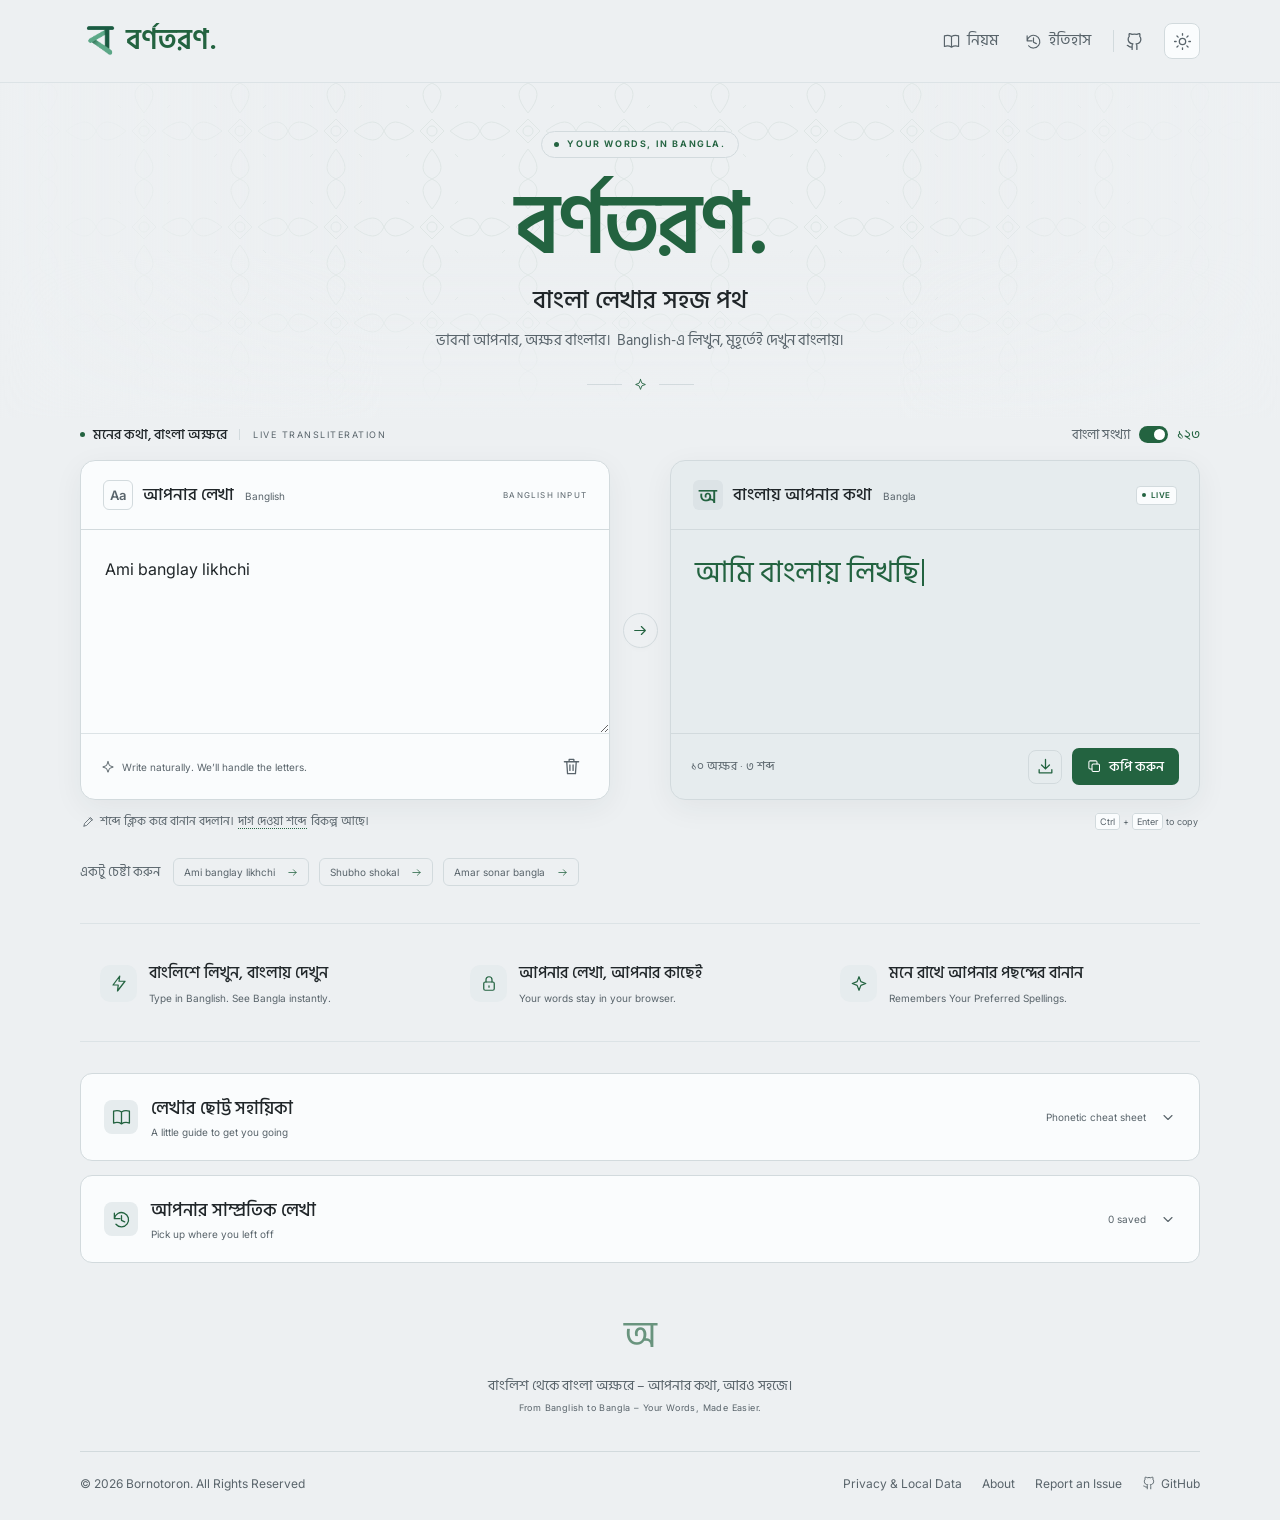
<file: index.html>
<!DOCTYPE html>
<html lang="bn">
<head>
  <meta charset="UTF-8">
  <meta name="viewport" content="width=device-width, initial-scale=1">
  <meta name="theme-color" content="#EDF0F2">
  <meta name="description" content="Bornotoron – বাংলা লেখার সহজ পথ। Type in Banglish and get Bangla instantly. A private, free, browser-based phonetic keyboard.">
  <title>বর্ণতরণ – Bornotoron</title>
  <link id="site-favicon" rel="icon" type="image/svg+xml" href="Assets/Favicon/Bornotoron-Favicon-SVG.svg" data-source="Assets/Favicon/Bornotoron-Favicon-SVG.svg">
  <link rel="icon" type="image/svg+xml" href="Assets/Favicon/Bornotoron-Favicon-SVG.svg">
  <link rel="icon" type="image/png" sizes="96x96" href="Assets/Favicon/Favicon-96x96.png">
  <link rel="icon" type="image/png" sizes="192x192" href="Assets/Favicon/Web_App_Manifest-192x192.png">
  <link rel="icon" type="image/png" sizes="512x512" href="Assets/Favicon/Web_App_Manifest-512x512.png">
  <link rel="icon" type="image/x-icon" href="Assets/Favicon/Favicon.ico">
  <link rel="apple-touch-icon" sizes="180x180" href="Assets/Favicon/Apple_Touch_Icon.png">
  <link rel="manifest" href="Assets/Favicon/site.webmanifest">
  <meta name="mobile-web-app-capable" content="yes">
  <meta name="apple-mobile-web-app-capable" content="yes">
  <meta name="theme-color" content="#EDF0F2" media="(prefers-color-scheme: light)">
  <meta name="theme-color" content="#0D1117" media="(prefers-color-scheme: dark)">
  <script>
    try { const t = localStorage.getItem('bornotoron.theme'); document.documentElement.dataset.theme = t === 'dark' || t === 'light' ? t : (matchMedia('(prefers-color-scheme: dark)').matches ? 'dark' : 'light'); } catch (_) { document.documentElement.dataset.theme = matchMedia('(prefers-color-scheme: dark)').matches ? 'dark' : 'light'; }
  </script>
  <link rel="preconnect" href="https://fonts.googleapis.com">
  <link rel="preconnect" href="https://fonts.gstatic.com" crossorigin>
  <link href="https://fonts.googleapis.com/css2?family=Hind+Siliguri:wght@400;500;600;700&family=Inter:wght@400;450;500;550;600;650;700&display=swap" rel="stylesheet">
  <link rel="stylesheet" href="style.css">
  <script defer src="js/rules.js"></script>
  <script defer src="js/dictionary.js"></script>
  <script defer src="js/transliterate.js"></script>
  <script defer src="js/main.js"></script>
</head>
<body>
  <a class="skip-link" href="#banglish-input">Skip to writing</a>
  <svg class="svg-library" xmlns="http://www.w3.org/2000/svg" aria-hidden="true">
    <symbol id="i-arrow" viewBox="0 0 24 24"><path d="M4 12h16m-6-6 6 6-6 6"/></symbol>
    <symbol id="i-copy" viewBox="0 0 24 24"><rect x="8" y="8" width="12" height="12" rx="2"/><path d="M16 8V5a2 2 0 0 0-2-2H5a2 2 0 0 0-2 2v9a2 2 0 0 0 2 2h3"/></symbol>
    <symbol id="i-check" viewBox="0 0 24 24"><path d="m5 12 4 4L19 6"/></symbol>
    <symbol id="i-download" viewBox="0 0 24 24"><path d="M12 3v12m-5-5 5 5 5-5M4 16v4h16v-4"/></symbol>
    <symbol id="i-trash" viewBox="0 0 24 24"><path d="M3 6h18M9 6V3h6v3M6 6l1 15h10l1-15M10 10v7m4-7v7"/></symbol>
    <symbol id="i-book" viewBox="0 0 24 24"><path d="M12 5c-3-2-7-2-10-1v15c3-1 7-1 10 1 3-2 7-2 10-1V4c-3-1-7-1-10 1v15"/></symbol>
    <symbol id="i-history" viewBox="0 0 24 24"><path d="M3 11a9 9 0 1 1 2 7M3 4v7h7m2-4v6l4 2"/></symbol>
    <symbol id="i-sun" viewBox="0 0 24 24"><circle cx="12" cy="12" r="4"/><path d="M12 2v2m0 16v2M2 12h2m16 0h2M5 5l1.5 1.5m11 11L19 19M5 19l1.5-1.5m11-11L19 5"/></symbol>
    <symbol id="i-moon" viewBox="0 0 24 24"><path d="M20.5 14A9 9 0 0 1 10 3.5 9 9 0 1 0 20.5 14Z"/></symbol>
    <symbol id="i-github" viewBox="0 0 24 24"><path d="M9 19c-4 1-4-2-6-2m12 5v-4a3.5 3.5 0 0 0-1-3c3-.3 6-1.4 6-6a5 5 0 0 0-1.4-3.5A4.6 4.6 0 0 0 18.5 2S17.3 1.7 15 3a12 12 0 0 0-6 0C6.7 1.7 5.5 2 5.5 2a4.6 4.6 0 0 0-.1 3.5A5 5 0 0 0 4 9c0 4.6 3 5.7 6 6a3.5 3.5 0 0 0-1 3v4"/></symbol>
    <symbol id="i-chevron" viewBox="0 0 24 24"><path d="m6 9 6 6 6-6"/></symbol>
    <symbol id="i-lock" viewBox="0 0 24 24"><rect x="5" y="10" width="14" height="11" rx="2"/><path d="M8 10V7a4 4 0 0 1 8 0v3m-4 5v2"/></symbol>
    <symbol id="i-bolt" viewBox="0 0 24 24"><path d="m13 2-9 12h7l-1 8 10-13h-8l1-7Z"/></symbol>
    <symbol id="i-spark" viewBox="0 0 24 24"><path d="m12 3 2.5 6.5L21 12l-6.5 2.5L12 21l-2.5-6.5L3 12l6.5-2.5L12 3Z"/></symbol>
    <symbol id="i-close" viewBox="0 0 24 24"><path d="m6 6 12 12M6 18 18 6"/></symbol>
    <symbol id="i-edit" viewBox="0 0 24 24"><path d="m15 4 5 5M4 20l5-1L21 7l-4-4L5 15l-1 5Z"/></symbol>
  </svg>

  <header id="site-header" class="site-header">
    <nav class="nav-container" aria-label="প্রধান নেভিগেশন">
      <a class="brand" href="./" aria-label="বর্ণতরণ — হোম">
        <span class="brand-mark" aria-hidden="true"><img src="Assets/Logo/Bornotoron_Logo.png" alt="" width="1024" height="1024" decoding="async"></span>
        <span>বর্ণতরণ<span class="brand-period">.</span></span>
      </a>
      <button class="menu-toggle" id="menu-toggle" aria-label="মেনু খুলুন" aria-expanded="false" aria-controls="navigation"><span class="hamburger-lines" aria-hidden="true"><span></span><span></span><span></span></span></button>
      <div class="nav-panel" id="navigation"><div class="nav-panel-inner"><div class="nav-actions">
        <button class="nav-link" id="rules-link" aria-expanded="false" aria-controls="cheat-content"><svg class="icon"><use href="#i-book"/></svg><span>নিয়ম</span></button>
        <button class="nav-link" id="history-toggle" aria-expanded="false" aria-controls="history-content"><svg class="icon"><use href="#i-history"/></svg><span>ইতিহাস</span></button>
        <span class="nav-divider"></span>
        <a class="icon-button" id="nav-github" href="https://github.com/TajkirHossen-14/Bornotoron" target="_blank" rel="noopener noreferrer" aria-label="গিটহাব – নতুন ট্যাবে খুলুন" title="Bornotoron on GitHub"><svg class="icon" aria-hidden="true"><use href="#i-github"/></svg><span class="mobile-nav-label">গিটহাব</span></a>
        <button class="icon-button theme-toggle" id="theme-toggle" aria-label="Switch to dark theme" title="Switch theme"><svg class="icon moon-icon"><use href="#i-moon"/></svg><svg class="icon sun-icon"><use href="#i-sun"/></svg><span class="mobile-nav-label" id="theme-label">লাইট থিম</span></button>
      </div></div></div>
    </nav>
  </header>

  <main>
    <section class="hero" aria-labelledby="hero-title">
      <div class="hero-pattern" aria-hidden="true"></div>
      <span class="eyebrow"><span class="status-dot"></span> YOUR WORDS, IN BANGLA. </span>
      <h1 id="hero-title">বর্ণতরণ<span class="hero-dot">.</span></h1>
      <h2>বাংলা লেখার সহজ পথ</h2>
      <p>ভাবনা আপনার, অক্ষর বাংলার।&nbsp; Banglish-এ লিখুন, মুহূর্তেই দেখুন বাংলায়।</p>
      <div class="hero-flourish" aria-hidden="true"><span></span><svg class="icon"><use href="#i-spark"/></svg><span></span></div>
    </section>

    <section id="writing-workspace" class="workspace page-width" aria-label="Banglish to Bangla editor">
      <div class="workspace-heading">
        <p><span class="status-dot"></span><span>মনের কথা, বাংলা অক্ষরে</span><span class="live-label">LIVE TRANSLITERATION</span></p>
        <label class="number-control" for="number-toggle"><span>বাংলা সংখ্যা</span><input type="checkbox" id="number-toggle" checked><span class="switch" aria-hidden="true"></span><span class="number-preview" aria-hidden="true">১২৩</span></label>
      </div>
      <div class="editor-grid">
        <article class="editor-card input-card">
          <header class="panel-heading"><div><span class="language-tile" aria-hidden="true">Aa</span><h3>আপনার লেখা <span>Banglish</span></h3></div><span class="panel-label">BANGLISH INPUT</span></header>
          <label class="sr-only" for="banglish-input">এখানে Banglish এ লিখুন</label>
          <textarea id="banglish-input" lang="en" spellcheck="false" autocapitalize="off" autocomplete="off" placeholder="এখানে Banglish এ লিখুন... (e.g. Ami banglay likhchi)">Ami banglay likhchi</textarea>
          <footer class="panel-footer"><span class="input-hint"><svg class="icon"><use href="#i-spark"/></svg>Write naturally. We’ll handle the letters.</span><button class="icon-button" id="clear-button" aria-label="Clear text" title="Clear text"><svg class="icon"><use href="#i-trash"/></svg></button></footer>
        </article>
        <span class="conversion-bridge" aria-hidden="true"><svg class="icon"><use href="#i-arrow"/></svg></span>
        <article class="editor-card output-card">
          <header class="panel-heading"><div><span class="language-tile bangla-tile" aria-hidden="true">অ</span><h3>বাংলায় আপনার কথা <span>Bangla</span></h3></div><span class="live-badge"><span class="status-dot"></span>LIVE</span></header>
          <div class="output-scroll"><div id="bangla-output" class="bangla-output" role="region" aria-label="বাংলা আউটপুট। সংশোধন করতে শব্দে ক্লিক করুন।" tabindex="0"></div><span class="output-placeholder" id="output-placeholder" hidden>আপনার বাংলা লেখা এখানে ফুটে উঠবে...</span></div>
          <footer class="panel-footer output-footer"><span class="output-count" id="output-counter">০ অক্ষর <span>·</span> ০ শব্দ</span><div class="output-actions"><button class="icon-button download-button" id="download-button" aria-label="Download Bangla as a text file" title="Download .txt"><svg class="icon"><use href="#i-download"/></svg></button><button class="copy-button" id="copy-button"><svg class="icon"><use href="#i-copy"/></svg><span>কপি করুন</span><span class="copy-tooltip" role="tooltip">Copied!</span></button></div></footer>
        </article>
      </div>
      <div class="editor-underbar"><p><svg class="icon"><use href="#i-edit"/></svg> শব্দে ক্লিক করে বানান বদলান। <span class="underline-example">দাগ দেওয়া শব্দে</span> বিকল্প আছে।</p><span class="keyboard-hint"><kbd>Ctrl</kbd> + <kbd>Enter</kbd> to copy</span></div> 
      <div class="example-row"><span>একটু চেষ্টা করুন</span><button class="example-chip" data-example="Ami banglay likhchi">Ami banglay likhchi<svg class="icon"><use href="#i-arrow"/></svg></button><button class="example-chip" data-example="Shubho shokal">Shubho shokal<svg class="icon"><use href="#i-arrow"/></svg></button><button class="example-chip" data-example="Amar sonar bangla">Amar sonar bangla<svg class="icon"><use href="#i-arrow"/></svg></button></div>
    </section>

    <section class="benefits page-width" aria-label="Features">
      <article><span class="feature-icon"><svg class="icon"><use href="#i-bolt"/></svg></span><div><h3>বাংলিশে লিখুন, বাংলায় দেখুন</h3><p>Type in Banglish. See Bangla instantly.</p></div></article>
      <article><span class="feature-icon"><svg class="icon"><use href="#i-lock"/></svg></span><div><h3>আপনার লেখা, আপনার কাছেই</h3><p>Your words stay in your browser.</p></div></article>
      <article><span class="feature-icon"><svg class="icon"><use href="#i-spark"/></svg></span><div><h3>মনে রাখে আপনার পছন্দের বানান</h3><p>Remembers Your Preferred Spellings.</p></div></article>
    </section>

    <section id="cheat-sheet" class="reference-section page-width reveal">
      <button class="section-toggle" id="cheat-toggle" aria-expanded="false" aria-controls="cheat-content"><span class="section-title"><span class="section-icon"><svg class="icon"><use href="#i-book"/></svg></span><span><strong>লেখার ছোট্ট সহায়িকা</strong><small>A little guide to get you going</small></span></span><span class="section-toggle-right">Phonetic cheat sheet <svg class="icon chevron"><use href="#i-chevron"/></svg></span></button>
      <div class="collapsible" id="cheat-content" inert><div class="collapse-inner"><div class="cheat-body"><p class="guide-intro">যেভাবে বলেন, সেভাবেই লিখুন। Uppercase matters: <code>o → অ</code>, <code>O → ও</code>. After a consonant, <code>o</code> uses its inherent vowel; <code>O</code> adds ো.</p><div class="cheat-tabs" role="tablist" aria-label="Phonetic categories"><button id="tab-vowels" role="tab" aria-selected="true" aria-controls="mapping-panel" data-category="vowels">স্বরবর্ণ <span>Vowels</span></button><button id="tab-consonants" role="tab" aria-selected="false" aria-controls="mapping-panel" tabindex="-1" data-category="consonants">ব্যঞ্জনবর্ণ <span>Consonants</span></button><button id="tab-special" role="tab" aria-selected="false" aria-controls="mapping-panel" tabindex="-1" data-category="special">যুক্তাক্ষর ও চিহ্ন</button></div><div id="mapping-panel" role="tabpanel" aria-labelledby="tab-vowels"><div id="mapping-grid" class="mapping-grid"></div></div><p class="guide-note">Try <code>kh</code> → খ, <code>sundor</code> → সুন্দর, <code>kO</code> → কো. <code>c</code> → চ, <code>ch</code> / <code>chh</code> → ছ. Everyday spellings are helped by a built-in dictionary. Banglish is flexible; click any output word to make it yours.</p></div></div></div>
    </section>

    <section id="recent-history" class="reference-section history-section page-width reveal">
      <button class="section-toggle" id="history-section-toggle" aria-expanded="false" aria-controls="history-content"><span class="section-title"><span class="section-icon"><svg class="icon"><use href="#i-history"/></svg></span><span><strong>আপনার সাম্প্রতিক লেখা</strong><small>Pick up where you left off</small></span></span><span class="section-toggle-right"><span id="history-count">0 saved</span><svg class="icon chevron"><use href="#i-chevron"/></svg></span></button>
      <div class="collapsible" id="history-content" inert><div class="collapse-inner"><div class="history-body"><div class="history-toolbar"><p>Last 10 conversions · saved only on this device</p><button class="text-button" id="clear-history">Clear history</button></div><div id="history-list"></div></div></div></div>
    </section>

    <section class="closing-note page-width"><span aria-hidden="true">অ</span><p>বাংলিশ থেকে বাংলা অক্ষরে – আপনার কথা, আরও সহজে।<small>From Banglish to Bangla – Your Words, Made Easier.</small></p></section>
  </main>

  <footer class="site-footer page-width" lang="en"><p>© 2026 Bornotoron. All Rights Reserved</p><nav class="footer-links" aria-label="Footer"><button class="text-button" id="privacy-button">Privacy &amp; Local Data</button><a href="#project-info">About</a><button class="text-button" id="report-button">Report an Issue</button><a class="footer-github" href="https://github.com/TajkirHossen-14/Bornotoron" target="_blank" rel="noopener noreferrer" aria-label="Bornotoron on GitHub – opens in a new tab"><svg class="icon" aria-hidden="true"><use href="#i-github"/></svg>GitHub</a></nav></footer>

  <div id="word-popover" class="word-popover" role="dialog" aria-labelledby="popover-heading" hidden>
    <header><span id="popover-heading">শব্দ বেছে নিন</span><button class="icon-button small" id="close-popover" aria-label="Close suggestions"><svg class="icon"><use href="#i-close"/></svg></button></header>
    <p id="popover-source"></p><div id="word-options" class="word-options"></div>
    <form id="correction-form"><label for="correction-input">নিজের বানান লিখুন <small>Edit this word</small></label><div class="correction-fields"><input id="correction-input" lang="bn" autocomplete="off" maxlength="100" required aria-label="Correct Bangla spelling"><button type="submit" class="apply-button" aria-label="Apply spelling"><svg class="icon"><use href="#i-check"/></svg></button></div></form>
    <div class="remember-prompt" id="remember-prompt" hidden><p>মনে রাখব? <small>Use this spelling next time?</small></p><button id="remember-button">মনে রাখুন</button><button id="forget-button" class="text-button">Not now</button></div>
  </div>

  <dialog id="privacy-dialog" class="info-dialog"><form method="dialog"><button class="icon-button dialog-close" aria-label="Close"><svg class="icon"><use href="#i-close"/></svg></button></form><span class="dialog-kicker">PRIVATE BY DESIGN</span><h2>আপনার লেখা, আপনার কাছেই।</h2><p>Your text is converted entirely in this browser. No accounts, no analytics, and no text sent to a server.</p><p>Drafts, the last 10 conversions, your number preference, and learned spellings are stored locally. Google Fonts is the only external request; system fonts work offline.</p><div class="local-data-row"><span id="learned-count">0 learned spellings</span><button id="clear-learned" class="text-button">Forget learned spellings</button></div><button id="clear-local" class="danger-button">Delete all local data & reset</button><p class="small-print">Local browser data is not encrypted. Avoid saving sensitive information on shared devices.</p></dialog>
  <dialog id="about-dialog" class="info-dialog"><form method="dialog"><button class="icon-button dialog-close" aria-label="Close"><svg class="icon"><use href="#i-close"/></svg></button></form><span class="dialog-kicker">A BRIDGE BETWEEN SCRIPTS</span><h2>Meet Bornotoron<span class="accent">.</span></h2><p>বর্ণ means letter. তরণ means crossing. A little bridge from the way you speak to the script you love.</p><p>A free, client-side phonetic tool inspired by Avro. This is an independent implementation, not the official Avro engine. Suggestions give you the final say on spelling.</p><p id="dictionary-size"></p><a class="repo-placeholder" href="https://github.com/TajkirHossen-14/Bornotoron" target="_blank" rel="noopener noreferrer"><svg class="icon" aria-hidden="true"><use href="#i-github"/></svg>View Bornotoron on GitHub ↗</a></dialog>
  <dialog id="report-dialog" class="info-dialog" aria-labelledby="report-heading" lang="en"><form method="dialog"><button class="icon-button dialog-close" aria-label="Close"><svg class="icon"><use href="#i-close"/></svg></button></form><span class="dialog-kicker">HELP MAKE IT BETTER</span><h2 id="report-heading">Report an Issue<span class="accent">.</span></h2><p>Found a bug or a spelling we can improve? Open an issue in the Bornotoron repository. GitHub may ask you to sign in. Nothing is submitted until you send it there.</p><a class="repo-placeholder" id="github-issues" href="https://github.com/TajkirHossen-14/Bornotoron/issues/new" target="_blank" rel="noopener noreferrer"><svg class="icon" aria-hidden="true"><use href="#i-github"/></svg>Open GitHub Issues ↗</a><p>Prefer to prepare a report first? Write it below, then copy it, download a local copy, or open GitHub with the report prefilled.</p><label class="report-label" for="issue-details">What happened?</label><textarea id="issue-details" rows="5" maxlength="5000" placeholder="Steps to reproduce…&#10;Expected result…&#10;Actual result…"></textarea><div class="report-actions"><button type="button" class="copy-button report-action" id="copy-report"><svg class="icon" aria-hidden="true"><use href="#i-copy"/></svg><span>Copy report</span></button><button type="button" class="copy-button report-action" id="download-report"><svg class="icon" aria-hidden="true"><use href="#i-download"/></svg><span>Download report</span></button></div><p id="issue-link-status" class="small-print report-status" aria-live="polite" hidden></p><p class="small-print">Your editor text and saved history are not included. Please avoid adding private information.</p></dialog>
  <p id="status-message" class="toast" role="status" aria-live="polite"></p>
  <noscript><div class="noscript-note">Please enable JavaScript to use Bornotoron's local transliteration engine.</div></noscript>
</body>
</html>
</file>
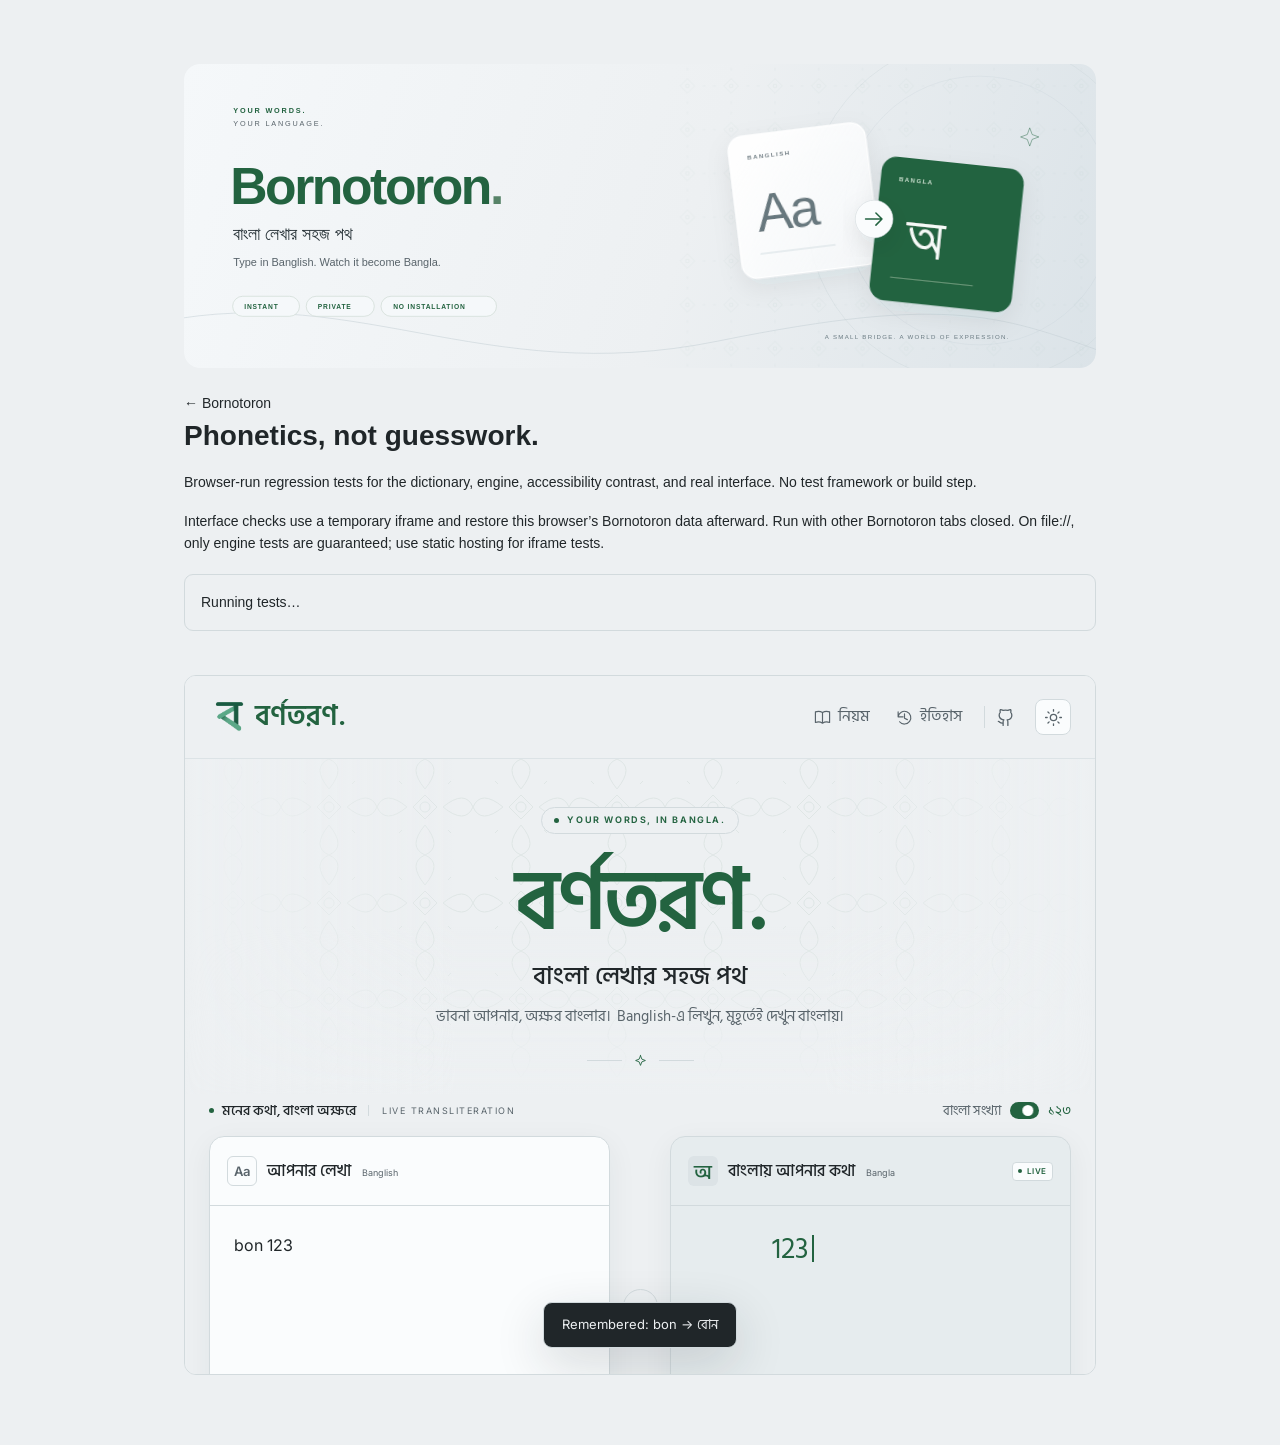
<file: tests.html>
<!DOCTYPE html>
<html lang="en">

<head>
    <meta charset="UTF-8">
    <meta name="viewport" content="width=device-width, initial-scale=1">
    <title>Bornotoron · Regression tests</title>
    <link rel="stylesheet" href="style.css">
    <style>
        main 
        {
            max-width: 960px;
            margin: 40px auto;
            padding: 24px
        }

        h1 
        {
            font-size: 28px;
            margin-bottom: 12px
        }

        p 
        {
            margin-bottom: 16px
        }

        #test-results 
        {
            font: 13px/1.8 monospace;
            white-space: pre-wrap;
            overflow-wrap: anywhere
        }

        .pass 
        {
            color: var(--accent-text)
        }

        .fail 
        {
            color: var(--danger)
        }

        iframe 
        {
            width: 100%;
            height: 700px;
            border: 1px solid var(--line);
            border-radius: 12px;
            margin-top: 24px
        }

        #test-summary 
        {
            padding: 16px;
            border: 1px solid var(--line);
            border-radius: 9px;
            margin-block: 20px
        }
    </style>
    <script defer src="js/rules.js"></script>
    <script defer src="js/dictionary.js"></script>
    <script defer src="js/transliterate.js"></script>
    <script defer src="js/tests.js"></script>
</head>

<body>
    <main><img id="brand-banner" src="Assets/Banner/Bornotoron_Banner.svg" alt="Bornotoron – A Bridge from Banglish to Bangla"
            width="1500" height="500"
            style="display:block;width:100%;height:auto;margin-bottom:24px;border-radius:16px"><a href="index.html">←
            Bornotoron</a>
        <h1>Phonetics, not guesswork.</h1>
        <p>Browser-run regression tests for the dictionary, engine, accessibility contrast, and real interface. No test
            framework or build step.</p>
        <p>Interface checks use a temporary iframe and restore this browser’s Bornotoron data afterward. Run with other
            Bornotoron tabs closed. On file://, only engine tests are guaranteed; use static hosting for iframe tests.
        </p>
        <p id="test-summary" role="status">Running tests…</p>
        <pre id="test-results"></pre>
        <section id="ui-test-host" aria-label="Live interface under test"></section>
    </main>
</body>

</html>
</file>
<file: style.css>
:root {
  color-scheme: light;
  /* Silver-water surfaces with the requested forest-green brand. */
  --bg: #edf0f2;
  --surface: #fafcfd;
  --sage: #e6ecee;
  --sage-deep: #dce3e6;
  --text: #202629;
  --muted: #59646b;
  --accent: #236340;
  --accent-text: #236340;
  --hover: #194d30;
  --on-accent: #ffffff;
  --line: #d2dadd;
  --subtle-line: #dce3e6;
  --action-bg: #236340;
  --action-hover: #194d30;
  --control-track: #236340;
  --control-knob: #ffffff;
  --focus-ring: rgb(35 99 64 / 9%);
  --header: rgb(237 240 242 / 92%);
  --shadow: 0 8px 30px rgb(36 49 59 / 6%);
  --popover-shadow: 0 16px 50px rgb(26 36 44 / 16%);
  --danger: #a23e35;
  --bangla: 'Hind Siliguri', 'Noto Sans Bengali', sans-serif;
  --english: 'Inter', var(--bangla), sans-serif;
}

[data-theme="dark"] {
  color-scheme: dark;
  /* GitHub-inspired near-black and slate, without green-tinted surfaces. */
  --bg: #0d1117;
  --surface: #161b22;
  --sage: #161b22;
  --sage-deep: #21262d;
  --text: #e6edf3;
  --muted: #a7b0ba;
  --accent: #47be7a;
  --accent-text: #47be7a;
  --hover: #71d799;
  --on-accent: #47be7a;
  --line: #30363d;
  --subtle-line: #272e36;
  --action-bg: #21262d;
  --action-hover: #30363d;
  --control-track: #47be7a;
  --control-knob: #ffffff;
  --focus-ring: rgb(255 255 255 / 7%);
  --header: rgb(13 17 23 / 94%);
  --shadow: 0 8px 30px rgb(0 0 0 / 16%);
  --popover-shadow: 0 16px 50px rgb(0 0 0 / 40%);
  --danger: #f2a397;
}

* {
  box-sizing: border-box;
}

html {
  scroll-behavior: smooth;
  scroll-padding-top: 96px;
}

body {
  margin: 0;
  background: var(--bg);
  color: var(--text);
  font-family: var(--english);
  font-size: 14px;
  line-height: 1.6;
  -webkit-font-smoothing: antialiased;
}

body,
.site-header,
.editor-card,
button,
input,
.word-popover,
dialog {
  transition: background-color .3s, color .3s, border-color .3s, box-shadow .2s, transform .2s;
}

button,
input,
textarea {
  font: inherit;
}

button,
a,
input,
textarea {
  -webkit-tap-highlight-color: transparent;
}

button,
a {
  touch-action: manipulation;
}

button {
  cursor: pointer;
  color: inherit;
}

button {
  border: 0;
  background: none;
}

button:disabled {
  opacity: .45;
  cursor: not-allowed;
  transform: none !important;
  box-shadow: none !important;
}

a {
  color: inherit;
  text-decoration: none;
}

button:focus-visible,
a:focus-visible,
[tabindex]:focus-visible,
input:focus-visible,
textarea:focus-visible {
  outline: 2px solid var(--accent);
  outline-offset: 4px;
}

::selection {
  background: var(--sage-deep);
  color: var(--accent-text);
}

h1,
h2,
h3,
p {
  margin: 0;
}

[hidden] {
  display: none !important;
}

.icon {
  width: 19px;
  height: 19px;
  flex-shrink: 0;
  fill: none;
  stroke: currentColor;
  stroke-width: 1.65;
  stroke-linecap: round;
  stroke-linejoin: round;
  vertical-align: middle;
}

.svg-library {
  position: absolute;
  width: 0;
  height: 0;
  overflow: hidden;
}

.sr-only {
  position: absolute;
  width: 1px;
  height: 1px;
  overflow: hidden;
  clip-path: inset(50%);
  white-space: nowrap;
}

.page-width {
  width: min(1120px, calc(100% - 80px));
  margin-inline: auto;
}

.skip-link {
  position: fixed;
  z-index: 100;
  left: 16px;
  top: -100px;
  padding: 12px;
  background: var(--surface);
  border: 2px solid var(--accent);
}

.skip-link:focus {
  top: 12px;
}

.site-header {
  position: sticky;
  z-index: 30;
  top: 0;
  height: 83px;
  border-bottom: 1px solid var(--subtle-line);
  background: var(--header);
  backdrop-filter: blur(16px);
  animation: fade-up .55s both;
}

.site-header.scrolled {
  box-shadow: 0 3px 20px rgb(0 0 0 / 5%);
}

.nav-container {
  max-width: 1200px;
  margin: auto;
  padding: 0 40px;
  height: 100%;
  display: flex;
  align-items: center;
  justify-content: space-between;
}

.brand {
  display: flex;
  align-items: center;
  gap: 5px;
  color: var(--accent-text);
  font: 600 28px/1 var(--bangla);
}

/* Logo adjustments */
.brand-mark {
  position: relative;
  display: flex;
  flex-shrink: 0;
  width: 41px;
  height: 41px;
  align-items: center;
  justify-content: center;
  overflow: visible;
  background: transparent;
}

.brand-mark img {
  display: block;
  width: 100%;
  height: 100%;
  max-width: none;
  object-fit: contain;
  object-position: center;
}

.brand-period {
  color: var(--accent);
  margin-left: 1px;
}

.nav-actions {
  display: flex;
  gap: 26px;
  align-items: center;
}

.menu-toggle,
.mobile-nav-label {
  display: none;
}

.menu-toggle {
  width: 36px;
  height: 36px;
  border: 1px solid var(--line);
  border-radius: 6px;
  background: var(--surface);
  color: var(--accent-text);
  align-items: center;
  justify-content: center;
}

.hamburger-lines {
  position: relative;
  width: 19px;
  height: 16px;
}

.hamburger-lines span {
  position: absolute;
  left: 0;
  width: 19px;
  height: 1.5px;
  border-radius: 2px;
  background: currentColor;
  transition: transform .28s ease, top .28s ease, opacity .2s;
}

.hamburger-lines span:nth-child(1) {
  top: 0;
}

.hamburger-lines span:nth-child(2) {
  top: 7px;
}

.hamburger-lines span:nth-child(3) {
  top: 14px;
}

.menu-toggle[aria-expanded="true"] .hamburger-lines span:nth-child(1) {
  top: 7px;
  transform: rotate(45deg);
}

.menu-toggle[aria-expanded="true"] .hamburger-lines span:nth-child(2) {
  opacity: 0;
  transform: scaleX(.2);
}

.menu-toggle[aria-expanded="true"] .hamburger-lines span:nth-child(3) {
  top: 7px;
  transform: rotate(-45deg);
}

.nav-link {
  padding: 9px 0;
  display: flex;
  align-items: center;
  gap: 7px;
  font-family: var(--bangla);
  font-size: 16px;
  color: var(--muted);
  position: relative;
}

.nav-link .icon {
  width: 17px;
}

.nav-link::after {
  content: '';
  position: absolute;
  bottom: 0;
  left: 0;
  right: 0;
  height: 2px;
  background: var(--accent);
  transform: scaleX(0);
  transform-origin: left;
  transition: transform .2s;
}

.nav-link:hover,
.nav-link[aria-expanded="true"] {
  color: var(--accent-text);
  transform: translateY(-1px);
}

/* Disclosure underline is tied to open state, not lingering hover. */
.nav-link:not([aria-expanded]):hover::after,
.nav-link[aria-expanded="true"]::after {
  transform: scaleX(1);
}

.nav-divider {
  height: 22px;
  width: 1px;
  background: var(--line);
  margin-left: -4px;
  margin-right: -10px;
}

.icon-button {
  width: 36px;
  height: 36px;
  display: inline-flex;
  justify-content: center;
  align-items: center;
  border-radius: 8px;
  color: var(--muted);
  flex-shrink: 0;
}

.icon-button:hover {
  background: var(--sage-deep);
  color: var(--accent-text);
  transform: scale(1.05);
}

.nav-actions>.icon-button {
  margin-left: -14px;
}

.theme-toggle {
  border: 1px solid var(--line);
  background: var(--surface);
  position: relative;
}

.theme-toggle .icon {
  position: absolute;
  transition: opacity .3s, transform .3s;
}

/* The icon describes the CURRENT theme; the accessible label describes the action. */
.sun-icon {
  opacity: 1;
  transform: rotate(0) scale(1);
}

.moon-icon {
  opacity: 0;
  transform: rotate(90deg) scale(.4);
}

[data-theme="dark"] .sun-icon {
  opacity: 0;
  transform: rotate(-90deg) scale(.4);
}

[data-theme="dark"] .moon-icon {
  opacity: 1;
  transform: rotate(0) scale(1);
}

.hero {
  text-align: center;
  position: relative;
  padding: 48px 20px 27px;
  overflow: hidden;
  isolation: isolate;
  animation: fade-up .65s .08s both;
}

/* Tileable alpona: four pointed petals, a diamond, and running stitch dots. */
.hero-pattern {
  position: absolute;
  z-index: -1;
  inset: 0;
  opacity: .065;
  color: var(--accent);
  background-color: currentColor;
  mask-image: url("data:image/svg+xml,%3Csvg xmlns='http://www.w3.org/2000/svg' width='96' height='96' viewBox='0 0 96 96'%3E%3Cg fill='none' stroke='black' stroke-width='1'%3E%3Cpath d='M48 30Q30 8 48 0Q66 8 48 30ZM48 66Q30 88 48 96Q66 88 48 66ZM30 48Q8 30 0 48Q8 66 30 48ZM66 48Q88 30 96 48Q88 66 66 48ZM48 36L60 48 48 60 36 48Z'/%3E%3Ccircle cx='48' cy='48' r='5'/%3E%3Cpath d='m22 22 3 3m46 46 3 3m0-52-3 3M25 71l-3 3'/%3E%3C/g%3E%3C/svg%3E");
}

[data-theme="dark"] .hero-pattern {
  color: var(--muted);
  opacity: .035;
}

.hero::after {
  content: '';
  position: absolute;
  z-index: -1;
  inset: 0;
  background: linear-gradient(to right, var(--bg), transparent 30%, transparent 70%, var(--bg)), linear-gradient(to bottom, transparent 50%, var(--bg));
}

.eyebrow {
  display: inline-flex;
  align-items: center;
  gap: 8px;
  border: 1px solid var(--line);
  border-radius: 50px;
  background: var(--bg);
  padding: 5px 12px;
  color: var(--accent-text);
  letter-spacing: 1.6px;
  font-size: 9px;
  font-weight: 650;
}

.status-dot {
  width: 5px;
  height: 5px;
  border-radius: 50%;
  background: var(--accent);
  display: inline-block;
  flex-shrink: 0;
}

.hero h1 {
  font: 600 84px/1.25 var(--bangla);
  letter-spacing: -3px;
  color: var(--accent-text);
  margin: 17px 0 0;
}

.hero-dot {
  color: var(--accent);
  margin-left: 3px;
}

.hero h2 {
  font: 500 25px/1.7 var(--bangla);
  letter-spacing: .15px;
  margin-top: 0;
}

.hero>p {
  font-family: var(--bangla);
  font-size: 15px;
  color: var(--muted);
  margin-top: 7px;
}

.hero-description {
  font: 12px var(--english);
  margin-left: 7px;
}

.hero-flourish {
  display: flex;
  align-items: center;
  justify-content: center;
  gap: 12px;
  color: var(--accent);
  margin-top: 25px;
}

.hero-flourish span {
  width: 35px;
  height: 1px;
  background: var(--line);
}

.hero-flourish .icon {
  width: 13px;
  height: 13px;
}

.workspace {
  animation: fade-up .65s .18s both;
  padding-top: 5px;
}

.workspace-heading {
  display: flex;
  align-items: center;
  justify-content: space-between;
  margin-bottom: 14px;
  gap: 16px;
}

.workspace-heading>p {
  display: flex;
  align-items: center;
  gap: 8px;
  font: 500 14px var(--bangla);
}

.live-label {
  font: 9px var(--english);
  letter-spacing: 1.5px;
  color: var(--muted);
  border-left: 1px solid var(--line);
  margin-left: 4px;
  padding-left: 13px;
}

.number-control {
  display: flex;
  align-items: center;
  gap: 9px;
  font: 13px var(--bangla);
  color: var(--muted);
  cursor: pointer;
  white-space: nowrap;
}

.number-control input {
  position: absolute;
  opacity: 0;
  width: 32px;
  height: 22px;
}

.switch {
  width: 29px;
  height: 17px;
  border-radius: 50px;
  background: var(--muted);
  display: inline-block;
  position: relative;
  transition: background .2s;
}

.switch::after {
  content: '';
  position: absolute;
  top: 3px;
  left: 3px;
  width: 11px;
  height: 11px;
  background: var(--control-knob);
  border-radius: 50%;
  transition: transform .2s;
}

.number-control input:checked+.switch {
  background: var(--control-track);
}

.number-control input:checked+.switch::after {
  transform: translateX(12px);
}

.number-control input:focus-visible+.switch {
  outline: 2px solid var(--accent);
  outline-offset: 4px;
}

.number-preview {
  font-size: 14px;
  color: var(--accent-text);
}

/* The arrow owns a grid track: it can never overlap either editor card. */
.editor-grid {
  display: grid;
  grid-template-columns: minmax(0, 1fr) 40px minmax(0, 1fr);
  gap: 10px;
}

.editor-card {
  min-width: 0;
  border: 1px solid var(--line);
  border-radius: 15px;
  background: var(--surface);
  box-shadow: var(--shadow);
  overflow: hidden;
}

.input-card:focus-within {
  border-color: var(--accent);
  box-shadow: 0 0 0 3px var(--focus-ring);
}

.output-card {
  background: var(--sage);
  border-color: var(--line);
}

.panel-heading {
  display: flex;
  justify-content: space-between;
  align-items: center;
  min-height: 69px;
  padding: 0 22px;
  border-bottom: 1px solid var(--line);
  gap: 12px;
}

.panel-heading>div {
  display: flex;
  align-items: center;
  gap: 10px;
}

.language-tile {
  font: 600 13px var(--english);
  border: 1px solid var(--line);
  border-radius: 6px;
  width: 30px;
  height: 30px;
  display: grid;
  place-items: center;
  color: var(--muted);
}

.bangla-tile {
  color: var(--accent-text);
  background: var(--sage-deep);
  border-color: transparent;
  font: 500 20px var(--bangla);
}

.panel-heading h3 {
  font: 500 17px var(--bangla);
}

.panel-heading h3>span {
  color: var(--muted);
  font: 10px var(--english);
  margin-left: 7px;
}

.panel-label {
  font-size: 8px;
  color: var(--muted);
  letter-spacing: 1.2px;
}

.live-badge {
  display: flex;
  align-items: center;
  gap: 5px;
  border: 1px solid var(--line);
  background: var(--surface);
  border-radius: 4px;
  padding: 2px 5px;
  font-size: 8px;
  font-weight: 600;
  color: var(--accent-text);
  letter-spacing: .6px;
}

.live-badge .status-dot {
  width: 4px;
  height: 4px;
}

#banglish-input {
  display: block;
  width: 100%;
  height: 203px;
  resize: vertical;
  min-height: 203px;
  max-height: 650px;
  border: 0;
  outline: none;
  background: transparent;
  padding: 24px;
  font: 16px/1.9 var(--english);
  color: var(--text);
  border-radius: 0;
}

#banglish-input::placeholder {
  font-family: var(--bangla);
  color: var(--muted);
  opacity: .8;
}

.output-scroll {
  height: 203px;
  min-height: 203px;
  padding: 18px 24px 20px;
  overflow-y: auto;
  position: relative;
}

.bangla-output {
  white-space: pre-wrap;
  overflow-wrap: anywhere;
  font: 400 29px/1.8 var(--bangla);
  color: var(--accent-text);
  min-height: 100%;
}

.output-placeholder {
  font: 22px/1.8 var(--bangla);
  color: var(--muted);
  position: absolute;
  top: 24px;
  left: 24px;
  right: 24px;
  pointer-events: none;
}

.output-word {
  font: inherit;
  line-height: inherit;
  color: inherit;
  padding: 0;
  display: inline-block;
  max-width: 100%;
  overflow-wrap: anywhere;
  vertical-align: baseline;
  text-align: left;
  border-radius: 3px;
  transition: background-color .2s;
}

.output-word:hover {
  background: var(--sage-deep);
}

.output-word.ambiguous {
  text-decoration: underline dotted var(--accent);
  text-underline-offset: 7px;
  text-decoration-thickness: 2px;
}

.output-word.fresh {
  animation: type-in .15s ease-out;
}

.output-word.personal {
  text-decoration: underline;
  text-decoration-color: var(--line);
  text-underline-offset: 6px;
}

.output-cursor {
  display: inline-block;
  width: 2px;
  height: 27px;
  background: var(--accent);
  margin-left: 3px;
  vertical-align: -4px;
  animation: blink 1.15s step-end infinite;
}

.bangla-output:empty+.output-cursor {
  display: none;
}

.conversion-bridge {
  align-self: center;
  justify-self: center;
  display: grid;
  place-items: center;
  width: 35px;
  height: 35px;
  border-radius: 50%;
  border: 1px solid var(--line);
  background: var(--bg);
  color: var(--accent-text);
  box-shadow: 0 2px 5px rgb(0 0 0 / 2%);
}

.conversion-bridge .icon {
  width: 16px;
}

.panel-footer {
  min-height: 66px;
  padding: 12px 20px;
  border-top: 1px solid var(--subtle-line);
  display: flex;
  align-items: center;
  justify-content: space-between;
  gap: 10px;
}

.output-footer {
  border-color: var(--line);
}

.input-hint {
  display: flex;
  align-items: center;
  gap: 7px;
  font-size: 10px;
  color: var(--muted);
}

.input-hint .icon {
  width: 14px;
  height: 14px;
}

.output-count {
  font: 12px var(--bangla);
  color: var(--muted);
}

.output-count span {
  margin: 0 7px;
}

.output-actions {
  display: flex;
  align-items: center;
  gap: 10px;
}

.download-button {
  border: 1px solid var(--line);
  background: transparent;
  color: var(--accent-text);
  height: 34px;
  width: 34px;
}

.copy-button {
  padding: 7px 15px;
  display: flex;
  align-items: center;
  gap: 7px;
  border-radius: 7px;
  color: var(--on-accent);
  background: var(--action-bg);
  font: 500 14px var(--bangla);
  position: relative;
}

.copy-button .icon {
  width: 15px;
  height: 15px;
}

.copy-button:hover {
  background: var(--action-hover);
  transform: translateY(-1px);
  box-shadow: 0 3px 10px rgb(0 0 0 / 12%);
}

.copy-tooltip {
  position: absolute;
  top: -36px;
  left: 50%;
  transform: translate(-50%, 5px);
  background: var(--text);
  color: var(--bg);
  font: 11px var(--english);
  padding: 6px 9px;
  border-radius: 5px;
  pointer-events: none;
  opacity: 0;
  transition: opacity .2s, transform .2s;
}

.copy-button.copied .copy-tooltip {
  opacity: 1;
  transform: translate(-50%, 0);
}

.copy-button.copied .icon {
  animation: type-in .2s;
}

.editor-underbar {
  display: flex;
  justify-content: space-between;
  align-items: center;
  margin: 12px 2px 0;
  gap: 15px;
}

.editor-underbar p {
  color: var(--muted);
  font: 12px var(--bangla);
  display: flex;
  gap: 4px;
  align-items: center;
  flex-wrap: wrap;
}

.editor-underbar .icon {
  height: 12px;
  width: 12px;
  margin-right: 2px;
}

.underline-example {
  text-decoration: underline dotted var(--accent);
  text-underline-offset: 3px;
}

.keyboard-hint {
  font: 9px var(--english);
  color: var(--muted);
  white-space: nowrap;
}

kbd {
  border: 1px solid var(--line);
  padding: 2px 4px;
  border-radius: 3px;
  font: inherit;
  background: var(--surface);
}

.example-row {
  display: flex;
  flex-wrap: wrap;
  align-items: center;
  gap: 10px;
  margin-top: 27px;
}

.example-row>span {
  color: var(--muted);
  font: 13px var(--bangla);
  margin-right: 3px;
}

.example-chip {
  font: 10px var(--english);
  color: var(--muted);
  padding: 7px 10px;
  border: 1px solid var(--line);
  border-radius: 6px;
  display: inline-flex;
  gap: 12px;
  align-items: center;
  background: var(--bg);
}

.example-chip .icon {
  width: 11px;
  height: 11px;
  color: var(--accent);
}

.example-chip:hover {
  border-color: var(--accent);
  background: var(--sage);
  color: var(--accent-text);
  transform: translateY(-2px);
  box-shadow: var(--shadow);
}

.benefits {
  display: grid;
  grid-template-columns: repeat(3, 1fr);
  gap: 30px;
  padding: 36px 20px 35px;
  margin-top: 37px;
  border-top: 1px solid var(--subtle-line);
  border-bottom: 1px solid var(--subtle-line);
}

.benefits article {
  display: flex;
  gap: 12px;
  align-items: center;
}

.feature-icon {
  display: grid;
  place-items: center;
  width: 37px;
  height: 37px;
  flex-shrink: 0;
  color: var(--accent-text);
  background: var(--sage);
  border-radius: 10px;
}

.feature-icon .icon {
  width: 18px;
}

.benefits h3 {
  font: 500 16px var(--bangla);
  margin-bottom: 4px;
}

.benefits p {
  font-size: 10px;
  color: var(--muted);
}

.reference-section {
  border: 1px solid var(--line);
  border-radius: 12px;
  margin-top: 31px;
  background: var(--surface);
  overflow: hidden;
}

.section-toggle {
  display: flex;
  align-items: center;
  justify-content: space-between;
  width: 100%;
  padding: 20px 23px;
  gap: 20px;
  text-align: left;
}

.section-toggle:hover {
  background: var(--sage);
}

.section-title {
  display: flex;
  align-items: center;
  gap: 13px;
}

.section-icon {
  color: var(--accent-text);
  width: 34px;
  height: 34px;
  border-radius: 8px;
  background: var(--sage);
  display: grid;
  place-items: center;
}

.section-title strong {
  display: block;
  font: 500 18px var(--bangla);
}

.section-title small {
  font-size: 10px;
  color: var(--muted);
  display: block;
  margin-top: 1px;
}

.section-toggle-right {
  display: flex;
  align-items: center;
  gap: 14px;
  font-size: 10px;
  color: var(--muted);
}

.chevron {
  transition: transform .3s;
  width: 16px;
}

[aria-expanded="true"] .chevron {
  transform: rotate(180deg);
}

.collapsible {
  display: grid;
  grid-template-rows: 0fr;
  opacity: 0;
  transition: grid-template-rows .3s ease, opacity .3s;
}

.collapsible.is-open {
  grid-template-rows: 1fr;
  opacity: 1;
}

.collapse-inner {
  overflow: hidden;
  min-height: 0;
}

.cheat-body,
.history-body {
  border-top: 1px solid var(--line);
  padding: 24px;
}

.guide-intro,
.guide-note {
  color: var(--muted);
  font-size: 12px;
  line-height: 1.9;
}

code {
  background: var(--sage);
  border-radius: 4px;
  padding: 1px 5px;
  font-family: var(--english);
  font-size: .95em;
  color: var(--accent-text);
  white-space: nowrap;
}

.cheat-tabs {
  display: flex;
  gap: 8px;
  margin: 20px 0;
  border-bottom: 1px solid var(--line);
}

.cheat-tabs button {
  padding: 8px 14px;
  font-family: var(--bangla);
  border-bottom: 2px solid transparent;
  color: var(--muted);
}

.cheat-tabs button[aria-selected="true"] {
  color: var(--accent-text);
  border-color: var(--accent);
}

.cheat-tabs button span {
  font: 10px var(--english);
  margin-left: 4px;
}

.mapping-grid {
  display: grid;
  grid-template-columns: repeat(6, 1fr);
  gap: 8px;
  margin-bottom: 20px;
}

.mapping-item {
  display: flex;
  align-items: center;
  justify-content: space-between;
  gap: 8px;
  background: var(--bg);
  border: 1px solid var(--subtle-line);
  padding: 7px 12px;
  border-radius: 6px;
}

.mapping-item span:first-child {
  font: 12px var(--english);
  color: var(--muted);
}

.mapping-item span:last-child {
  color: var(--accent-text);
  font: 22px var(--bangla);
}

.history-section {
  margin-top: 14px;
}

.history-toolbar {
  display: flex;
  justify-content: space-between;
  gap: 16px;
  margin-bottom: 14px;
  align-items: center;
}

.history-toolbar p {
  font-size: 11px;
  color: var(--muted);
}

.text-button {
  font: 11px var(--english);
  color: var(--accent-text);
  padding: 3px 0;
  text-decoration: underline;
  text-underline-offset: 4px;
}

.text-button:hover {
  color: var(--hover);
}

.history-item {
  display: flex;
  gap: 20px;
  width: 100%;
  border-top: 1px solid var(--subtle-line);
  padding: 13px 8px;
  text-align: left;
  justify-content: space-between;
  align-items: center;
  border-radius: 5px;
}

.history-item:hover {
  background: var(--sage);
}

.history-item>span {
  min-width: 0;
}

.history-item strong {
  display: block;
  font: 400 19px var(--bangla);
  overflow: hidden;
  text-overflow: ellipsis;
  white-space: nowrap;
  max-width: 65vw;
}

.history-item small {
  color: var(--muted);
  display: block;
  font: 10px var(--english);
  margin-top: 3px;
  overflow: hidden;
  text-overflow: ellipsis;
  white-space: nowrap;
  max-width: 65vw;
}

.history-item time {
  font-size: 9px;
  white-space: nowrap;
  color: var(--muted);
}

.history-empty {
  padding: 30px;
  text-align: center;
  color: var(--muted);
  font: 15px var(--bangla);
}

.closing-note {
  text-align: center;
  padding: 43px 0 38px;
  display: flex;
  flex-direction: column;
  align-items: center;
  justify-content: center;
  gap: 7.5px;
}

.closing-note>span {
  font: 400 37px var(--bangla);
  color: var(--accent);
  opacity: .65;
}

.closing-note p {
  text-align: center;
  font: 14px var(--bangla);
  color: var(--muted);
}

.closing-note small {
  display: block;
  font: 9px var(--english);
  margin-top: 5px;
  letter-spacing: .4px;
}

.site-footer {
  border-top: 1px solid var(--line);
  padding: 21px 0 26px;
  display: flex;
  justify-content: space-between;
  align-items: center;
  color: var(--muted);
  font-size: 12px;
}

.site-footer {
  gap: 20px;
}

.footer-links {
  display: flex;
  align-items: center;
  flex-wrap: wrap;
  gap: 10px 20px;
}

.site-footer .text-button {
  font-size: 12px;
  text-decoration: none;
  color: var(--muted);
}

.footer-github {
  display: inline-flex;
  align-items: center;
  gap: 5px;
}

.footer-github .icon {
  width: 14px;
  height: 14px;
}

.site-footer a:hover,
.site-footer .text-button:hover {
  color: var(--accent-text);
}

.word-popover {
  position: fixed;
  z-index: 50;
  width: 285px;
  max-width: calc(100vw - 24px);
  max-height: calc(100dvh - 24px);
  overflow-y: auto;
  background: var(--surface);
  border: 1px solid var(--line);
  border-radius: 12px;
  box-shadow: var(--popover-shadow);
  padding: 13px 15px 16px;
  opacity: 0;
  transform: translateY(5px) scale(.96);
  transition: opacity .15s, transform .15s;
}

.word-popover.is-visible {
  opacity: 1;
  transform: translateY(0) scale(1);
}

.word-popover>header {
  display: flex;
  justify-content: space-between;
  align-items: center;
  font: 500 17px var(--bangla);
}

.small.icon-button {
  width: 28px;
  height: 28px;
}

.small.icon-button .icon {
  width: 15px;
}

#popover-source {
  font: 11px var(--english);
  color: var(--muted);
  margin-bottom: 10px;
  overflow-wrap: anywhere;
}

.word-options {
  display: flex;
  flex-wrap: wrap;
  gap: 7px;
  margin-bottom: 13px;
}

.word-options button {
  border: 1px solid var(--line);
  border-radius: 5px;
  padding: 3px 12px;
  font: 22px var(--bangla);
}

.word-options button[aria-pressed="true"],
.word-options button:hover {
  color: var(--accent-text);
  border-color: var(--accent);
  background: var(--sage);
}

#correction-form label {
  font: 13px var(--bangla);
  display: block;
  color: var(--muted);
  margin-bottom: 6px;
}

#correction-form label small {
  font: 9px var(--english);
  margin-left: 7px;
}

.correction-fields {
  display: flex;
  gap: 7px;
}

#correction-input {
  min-width: 0;
  width: 100%;
  border: 1px solid var(--line);
  border-radius: 5px;
  background: var(--bg);
  font: 19px var(--bangla);
  padding: 4px 9px;
  color: var(--text);
}

.apply-button {
  background: var(--action-bg);
  color: var(--on-accent);
  border-radius: 5px;
  width: 38px;
  flex-shrink: 0;
}

.remember-prompt {
  border-top: 1px solid var(--line);
  margin-top: 14px;
  padding-top: 12px;
}

.remember-prompt p {
  font: 15px var(--bangla);
}

.remember-prompt small {
  display: block;
  font: 10px var(--english);
  color: var(--muted);
  margin-top: 3px;
}

#remember-button {
  background: var(--sage);
  color: var(--accent-text);
  border-radius: 4px;
  font: 14px var(--bangla);
  padding: 4px 10px;
  margin-top: 8px;
  margin-right: 9px;
}

.info-dialog {
  border: 1px solid var(--line);
  border-radius: 18px;
  padding: 35px;
  background: var(--surface);
  color: var(--text);
  width: min(480px, calc(100% - 32px));
  max-height: calc(100dvh - 40px);
  box-shadow: var(--popover-shadow);
}

.info-dialog::backdrop {
  background: rgb(0 0 0 / 50%);
  backdrop-filter: blur(4px);
}

.dialog-close {
  position: absolute;
  top: 10px;
  right: 10px;
}

.dialog-kicker {
  font: 9px var(--english);
  color: var(--accent-text);
  letter-spacing: 1.7px;
}

.info-dialog h2 {
  font: 500 27px var(--bangla);
  margin: 14px 0;
}

.info-dialog>p {
  font-size: 12px;
  color: var(--muted);
  margin: 12px 0;
  line-height: 1.9;
}

.info-dialog .small-print {
  font-size: 10px;
}

.local-data-row {
  border-block: 1px solid var(--line);
  margin: 20px 0;
  padding: 15px 0;
  display: flex;
  justify-content: space-between;
  gap: 10px;
  font-size: 11px;
}

.danger-button {
  color: var(--danger);
  border: 1px solid var(--line);
  font-size: 11px;
  padding: 9px 14px;
  border-radius: 6px;
}

.repo-placeholder {
  display: flex;
  align-items: center;
  gap: 9px;
  background: var(--sage);
  padding: 13px;
  border-radius: 7px;
  color: var(--muted);
  font-size: 11px;
  margin-top: 20px;
}

.report-label {
  display: block;
  font-size: 12px;
  margin-bottom: 8px;
}

#issue-details {
  width: 100%;
  resize: vertical;
  min-height: 140px;
  padding: 12px;
  border: 1px solid var(--line);
  border-radius: 8px;
  color: var(--text);
  background: var(--bg);
  font: 12px/1.7 var(--english);
}

.report-actions {
  display: flex;
  flex-wrap: wrap;
  gap: 9px;
  margin-top: 13px;
}

.report-actions .copy-button {
  font: 12px var(--english);
  padding: 11px 14px;
  margin-top: 0;
}

.report-status {
  margin-top: 9px;
}

.accent {
  color: var(--accent);
}

.toast {
  position: fixed;
  z-index: 100;
  bottom: 26px;
  left: 50%;
  transform: translate(-50%, 15px);
  opacity: 0;
  pointer-events: none;
  border: 1px solid var(--line);
  background: var(--text);
  color: var(--bg);
  box-shadow: var(--popover-shadow);
  border-radius: 9px;
  padding: 11px 18px;
  font: 13px var(--english);
  transition: opacity .2s, transform .2s;
  max-width: calc(100% - 32px);
  text-align: center;
  width: max-content;
}

.toast.is-visible {
  opacity: 1;
  transform: translate(-50%, 0);
}

.noscript-note {
  padding: 20px;
  text-align: center;
  border: 1px solid var(--danger);
}

.reveal {
  transition: opacity .5s, transform .5s;
}

.reveal.will-reveal {
  opacity: 0;
  transform: translateY(14px);
}

@keyframes fade-up {
  from {
    opacity: 0;
    transform: translateY(12px);
  }

  to {
    opacity: 1;
    transform: translateY(0);
  }
}

@keyframes type-in {
  from {
    opacity: 0;
    transform: scale(.8);
  }

  to {
    opacity: 1;
    transform: scale(1);
  }
}

@keyframes blink {

  0%,
  48% {
    opacity: 1;
  }

  49%,
  100% {
    opacity: 0;
  }
}

@media (min-width: 1500px) {
  .hero {
    padding-top: 65px;
    padding-bottom: 39px;
  }

  #banglish-input,
  .output-scroll {
    height: 235px;
  }
}

@media (max-width: 1000px) {
  .page-width {
    width: calc(100% - 48px);
  }

  .nav-container {
    padding-inline: 24px;
  }

  .panel-label {
    display: none;
  }

  .panel-heading {
    padding-inline: 17px;
  }

  .panel-heading h3 {
    font-size: 16px;
  }

  .panel-heading h3>span {
    font-size: 9px;
  }

  .benefits {
    gap: 20px;
    padding-inline: 0;
  }

  .benefits article {
    gap: 8px;
  }

  .benefits h3 {
    font-size: 14px;
  }

  .benefits p {
    font-size: 9px;
  }

  .mapping-grid {
    grid-template-columns: repeat(5, 1fr);
  }
}

@media (max-width: 700px) {
  html {
    scroll-padding-top: 82px;
  }

  .site-header {
    height: 70px;
  }

  .nav-container {
    padding: 0 20px;
  }

  .brand {
    font-size: 25px;
    gap: 8px;
  }

  .brand-mark {
    width: 30px;
    height: 30px;
  }

  .menu-toggle {
    display: inline-flex;
  }

  .nav-panel {
    position: absolute;
    top: calc(100% + 8px);
    left: 18px;
    right: 18px;
    display: grid;
    grid-template-rows: 0fr;
    background: var(--surface);
    border: 1px solid var(--line);
    border-radius: 15px;
    box-shadow: var(--popover-shadow);
    opacity: 0;
    visibility: hidden;
    transform: translateY(-8px);
    transition: grid-template-rows .3s ease, opacity .25s ease, transform .3s ease, visibility .3s;
  }

  .nav-panel.is-open {
    grid-template-rows: 1fr;
    opacity: 1;
    visibility: visible;
    transform: translateY(0);
  }

  .nav-panel-inner {
    min-height: 0;
    overflow: hidden;
  }

  .nav-actions {
    display: grid;
    grid-template-columns: 1fr 1fr;
    gap: 8px;
    padding: 12px;
  }

  .nav-actions .nav-link,
  .nav-actions>.icon-button {
    margin: 0;
    width: 100%;
    min-height: 52px;
    height: auto;
    border: 1px solid var(--subtle-line);
    border-radius: 9px;
    background: var(--bg);
    padding: 12px 15px;
    display: flex;
    align-items: center;
    justify-content: flex-start;
    gap: 11px;
    color: var(--text);
    font: 500 16px var(--bangla);
  }

  .nav-actions .nav-link:hover,
  .nav-actions>.icon-button:hover {
    background: var(--sage-deep);
    color: var(--accent-text);
    transform: translateY(-1px);
  }

  .nav-link::after {
    display: block;
    left: 44px;
    right: 15px;
    bottom: 5px;
  }

  .nav-actions .icon {
    width: 18px;
    height: 18px;
    color: var(--accent-text);
  }

  .mobile-nav-label {
    display: inline;
  }

  .mobile-nav-label[lang="en"] {
    font: 500 13px var(--english);
  }

  .nav-actions .theme-toggle .icon {
    left: 15px;
  }

  .theme-toggle .mobile-nav-label {
    margin-left: 29px;
  }

  .nav-divider {
    display: none;
  }

  .page-width {
    width: calc(100% - 36px);
  }

  .hero {
    padding: 35px 15px 23px;
  }

  .eyebrow {
    font-size: 8px;
    letter-spacing: 1.3px;
  }

  .hero h1 {
    font-size: 68px;
    margin-top: 14px;
  }

  .hero h2 {
    font-size: 23px;
  }

  .hero>p {
    font-size: 14px;
    margin-top: 9px;
  }

  .hero-description {
    display: block;
    font-size: 10px;
    margin: 5px 0 0;
  }

  .hero-flourish {
    margin-top: 21px;
  }

  .workspace-heading {
    gap: 8px;
    margin-bottom: 12px;
  }

  .workspace-heading>p {
    font-size: 13px;
    gap: 6px;
  }

  .live-label {
    display: none;
  }

  .number-control {
    gap: 6px;
    font-size: 12px;
  }

  .number-preview {
    display: none;
  }

  .editor-grid {
    grid-template-columns: minmax(0, 1fr);
    gap: 10px;
  }

  .editor-card {
    border-radius: 12px;
  }

  .panel-heading {
    min-height: 60px;
    padding-inline: 17px;
  }

  .panel-heading h3 {
    font-size: 17px;
  }

  .panel-label {
    display: inline;
    font-size: 7px;
  }

  #banglish-input {
    height: 156px;
    min-height: 156px;
    padding: 17px 20px;
    font-size: 15px;
  }

  .output-scroll {
    height: 166px;
    min-height: 166px;
    padding: 13px 20px;
  }

  .bangla-output {
    font-size: 27px;
  }

  .panel-footer {
    min-height: 58px;
    padding: 10px 15px;
  }

  .conversion-bridge {
    transform: rotate(90deg);
    width: 30px;
    height: 30px;
  }

  .input-hint {
    font-size: 9px;
  }

  .editor-underbar {
    margin-top: 12px;
  }

  .editor-underbar p {
    font-size: 11px;
    column-gap: 3px;
  }

  .keyboard-hint {
    display: none;
  }

  .example-row {
    margin-top: 21px;
    gap: 8px;
  }

  .example-row>span {
    flex-basis: 100%;
    font-size: 12px;
  }

  .example-chip {
    font-size: 9px;
    gap: 8px;
    padding: 7px 9px;
  }

  .benefits {
    grid-template-columns: 1fr;
    gap: 24px;
    padding: 27px 10px;
    margin-top: 28px;
  }

  .benefits article {
    gap: 14px;
  }

  .benefits h3 {
    font-size: 17px;
  }

  .benefits p {
    font-size: 11px;
  }

  .feature-icon {
    width: 40px;
    height: 40px;
  }

  .reference-section {
    margin-top: 23px;
  }

  .history-section {
    margin-top: 12px;
  }

  .section-toggle {
    padding: 18px 15px;
    gap: 8px;
  }

  .section-title {
    gap: 10px;
  }

  .section-title strong {
    font-size: 17px;
  }

  .section-title small {
    font-size: 9px;
  }

  .section-toggle-right {
    font-size: 0;
    gap: 0;
  }

  .section-toggle-right #history-count {
    font-size: 9px;
    margin-right: 9px;
  }

  .cheat-body,
  .history-body {
    padding: 17px;
  }

  .cheat-tabs {
    gap: 0;
  }

  .cheat-tabs button {
    padding: 7px 8px;
    font-size: 13px;
  }

  .cheat-tabs button span {
    display: none;
  }

  .mapping-grid {
    grid-template-columns: repeat(3, 1fr);
    gap: 6px;
  }

  .mapping-item {
    padding: 6px 9px;
  }

  .history-toolbar p {
    font-size: 9px;
  }

  .history-item {
    gap: 8px;
  }

  .history-item strong,
  .history-item small {
    max-width: 53vw;
  }

  .site-footer {
    flex-direction: column;
    gap: 13px;
    padding-block: 23px;
    text-align: center;
  }

  .footer-links {
    justify-content: center;
    gap: 8px 14px;
  }

  .footer-links a,
  .footer-links .text-button {
    min-height: 32px;
    display: inline-flex;
    align-items: center;
  }

  .closing-note {
    padding-block: 33px;
  }

  .closing-note p {
    font-size: 13px;
  }

  .info-dialog {
    padding: 30px 23px;
  }
}

@media (prefers-reduced-motion: reduce) {

  *,
  *::before,
  *::after {
    scroll-behavior: auto !important;
    animation-duration: .01ms !important;
    animation-iteration-count: 1 !important;
    transition-duration: .01ms !important;
  }

  .output-cursor {
    animation: none;
  }

  .reveal.will-reveal {
    opacity: 1;
    transform: none;
  }
}
</file>
